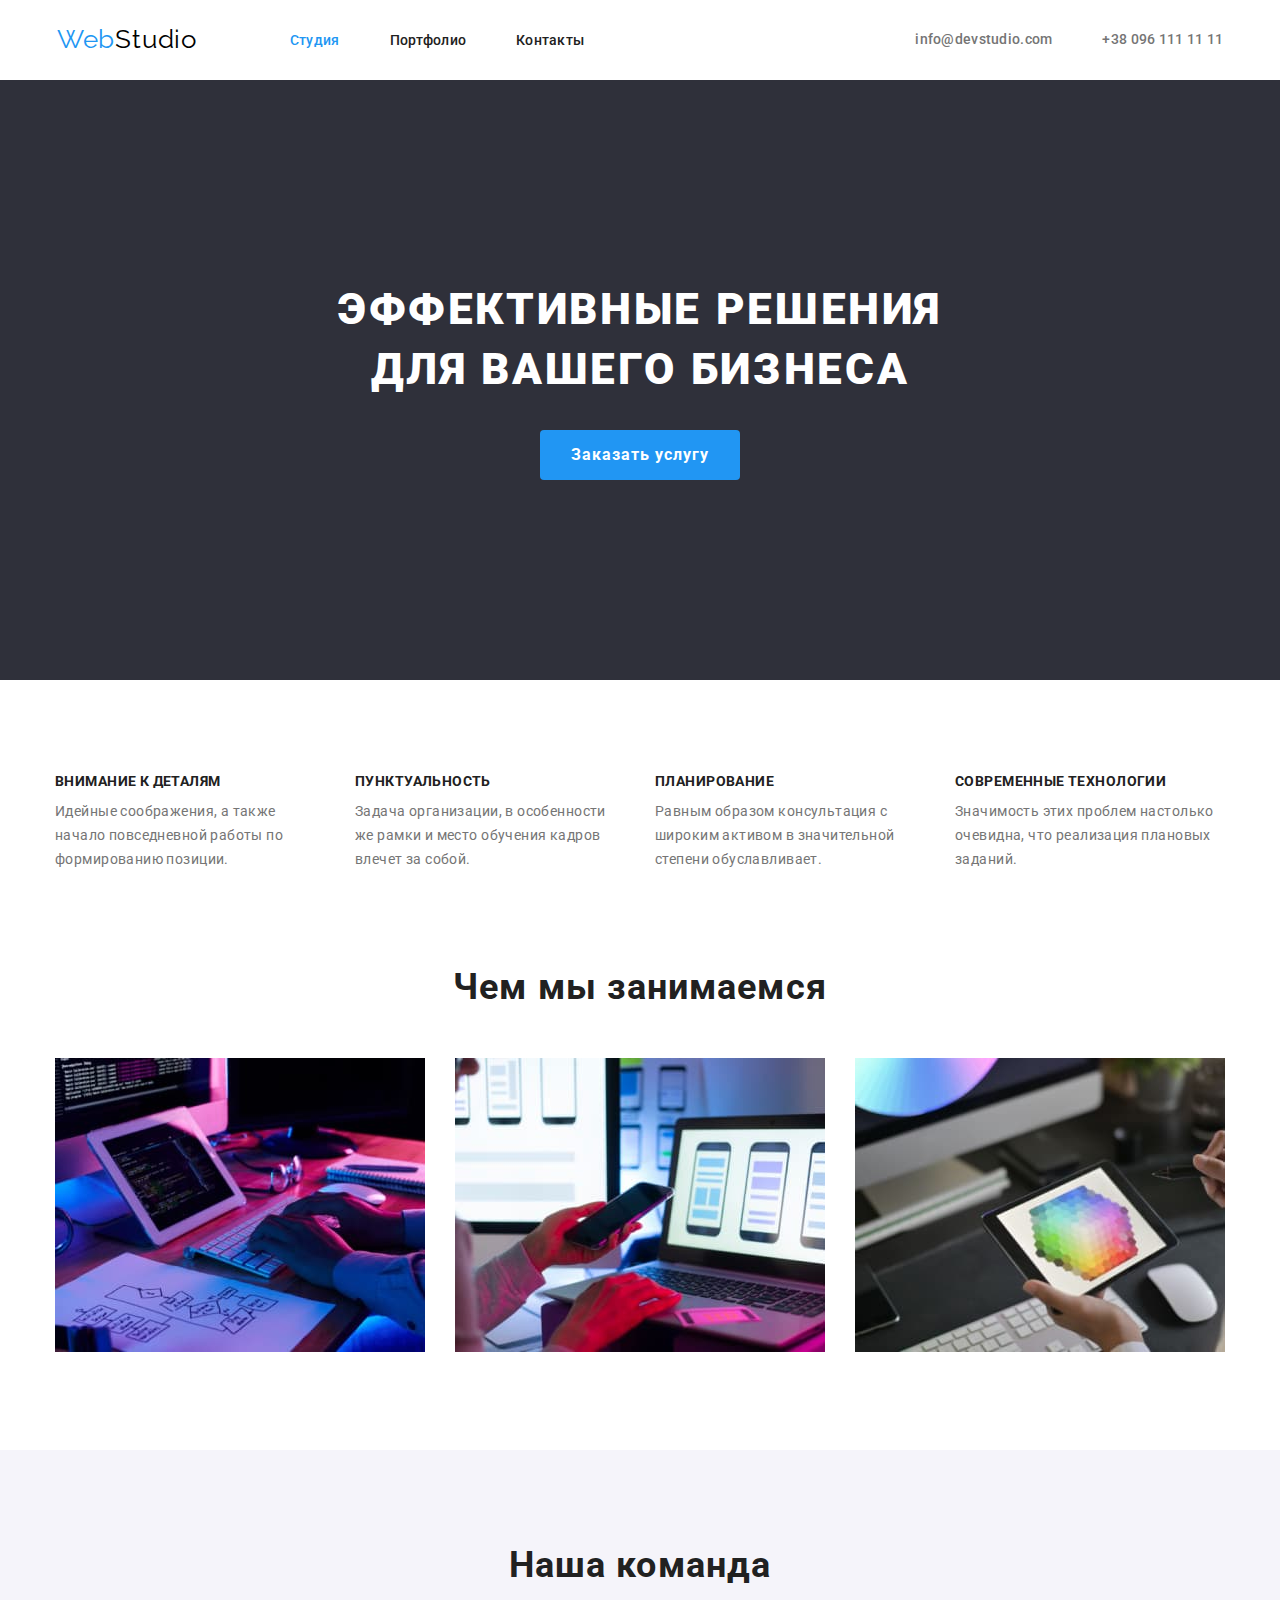
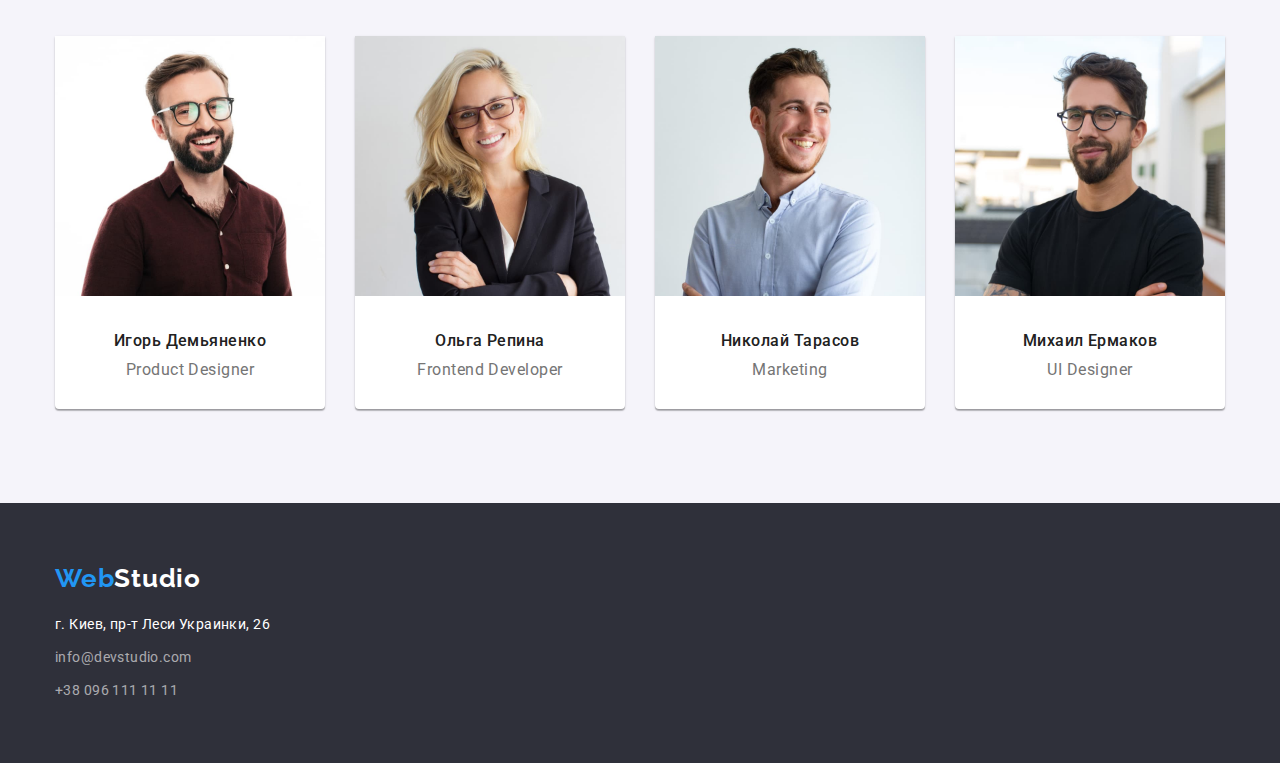
<file: index.html>
<!DOCTYPE html>
<html lang="ru">
<head>
    <meta charset="UTF-8">
    <meta http-equiv="X-UA-Compatible" content="IE=edge">
    <meta name="viewport" content="width=device-width, initial-scale=1.0">
    <title>Document</title>
    <link rel="preconnect" href="https://fonts.googleapis.com">
    <link rel="preconnect" href="https://fonts.gstatic.com" crossorigin>
    <link href="https://fonts.googleapis.com/css2?family=Raleway:wght@700&family=Roboto:wght@400;500;700;900&display=swap" rel="stylesheet">
    <link rel="stylesheet" href="https://cdnjs.cloudflare.com/ajax/libs/modern-normalize/1.1.0/modern-normalize.min.css">
    <link rel="stylesheet" href="css/styles.css">
</head>
<body class="page">
    <header class="page-header">
        <div class="container header-items">
            <nav class="logo-nav">
                <a href="./index.html" class="logo"><span class="accent">Web</span>Studio</a>
                <ul class="site-nav">
                    <li class="item"><a href="./index.html" class="link current">Студия</a></li>
                    <li class="item"><a href="./portfolio.html" class="link">Портфолио</a></li>
                    <li class="item"><a href="" class="link">Контакты</a></li>
                </ul>
            </nav>
             <ul class="contact-links">
                <li class="item"><a href="mailto:info@devstudio.com" class="link">info@devstudio.com</a></li>
                <li class="item"><a href="tel:+380961111111" class="link">+38 096 111 11 11</a></li>
            </ul>
        </div>
    </header>
    <main>
        <section class="hero">
            <div class="container">
                <h1 class="hero-title">Эффективные решения <br />для вашего бизнеса</h1>
                <button type="button" class="button secondary">Заказать услугу</button>
            </div>
        </section>
        <section class="features">
            <div class="container">
                <h2 hidden class="section-title">Особенности</h2>
                <ul class="features-list">
                    <li class="item">
                        <h3 class="title">Внимание к деталям</h3>
                        <p class="text">Идейные соображения, а также <br />начало повседневной работы по <br />формированию позиции.</p>
                    </li>
                    <li class="item">
                        <h3 class="title">Пунктуальность</h3>
                        <p class="text">Задача организации, в особенности <br />же рамки и место обучения кадров <br />влечет за собой.</p>
                    </li>
                    <li class="item">
                        <h3 class="title">Планирование</h3>
                        <p class="text">Равным образом консультация с <br />широким активом в значительной <br />степени обуславливает.</p>
                    </li>
                    <li class="item">
                        <h3 class="title">Современные технологии</h3>
                        <p class="text">Значимость этих проблем настолько <br />очевидна, что реализация плановых <br />заданий.</p>
                    </li>
                </ul>
            </div> 
        </section>
        <section class="services">
            <div class="container">
                <h2 class="section-title">Чем мы занимаемся</h2>
                <ul class="services-list">
                    <li class="item">
                        <img src="./images/box1.jpg" alt="Веб дизайн" width="370">
                    </li>
                    <li class="item">
                        <img src="./images/box2.jpg" alt="Адаптивная верстка" width="370">
                    </li>
                    <li class="item">
                        <img src="./images/box3.jpg" alt="Брендинг" width="370">
                    </li>
                </ul>
            </div>
        </section>
        <section class="team">
            <div class="container">
                <h2 class="section-title">Наша команда</h2>
                <ul class="team-list">
                    <li class="team-member">
                        <img src="./images/1id.jpg" alt="Игорь Демьяненко" width="270">
                        <div class="inscription">
                            <h3 class="title">Игорь Демьяненко</h3>
                            <p class="text">Product Designer</p>
                        </div>
                    </li>
                    <li class="team-member">
                        <img src="./images/2or.jpg" alt="Ольга Репина" width="270">
                        <div class="inscription">
                            <h3 class="title">Ольга Репина</h3>
                            <p class="text">Frontend Developer</p>
                        </div>
                    </li>
                    <li class="team-member">
                        <img src="./images/3nt.jpg" alt="Николай Тарасов" width="270">
                        <div class="inscription">
                            <h3 class="title">Николай Тарасов</h3>
                            <p class="text">Marketing</p>
                        </div>
                    </li>
                    <li class="team-member">
                        <img src="./images/4me.jpg" alt="Михаил Ермаков" width="270">
                        <div class="inscription">
                            <h3 class="title">Михаил Ермаков</h3>
                            <p class="text">UI Designer</p>
                        </div>
                    </li>
                </ul>
            </div>
        </section>
    </main>
    <footer class="footer">
        <div class="container footer-content">
            <a href="./index.html" class="footer-logo"><span class="accent">Web</span>Studio</a>
            <address class="address">
                <a 
                href="https://goo.gl/maps/AwYikkkrdiXF9kcD8" 
                class="footer-address link"
                target="_blank"
                rel="noopener norefferer nofollow"
                >г. Киев, пр-т Леси Украинки, 26
                </a>
                <ul class="footer-links">
                    <li class="item"><a href="mailto:info@devstudio.com" class="link">info@devstudio.com</a></li>
                    <li class="item"><a href="tel:+380961111111" class="link">+38 096 111 11 11</a></li>
                </ul>
            </address>
        </div>
    </footer>
</body>
</html>
</file>
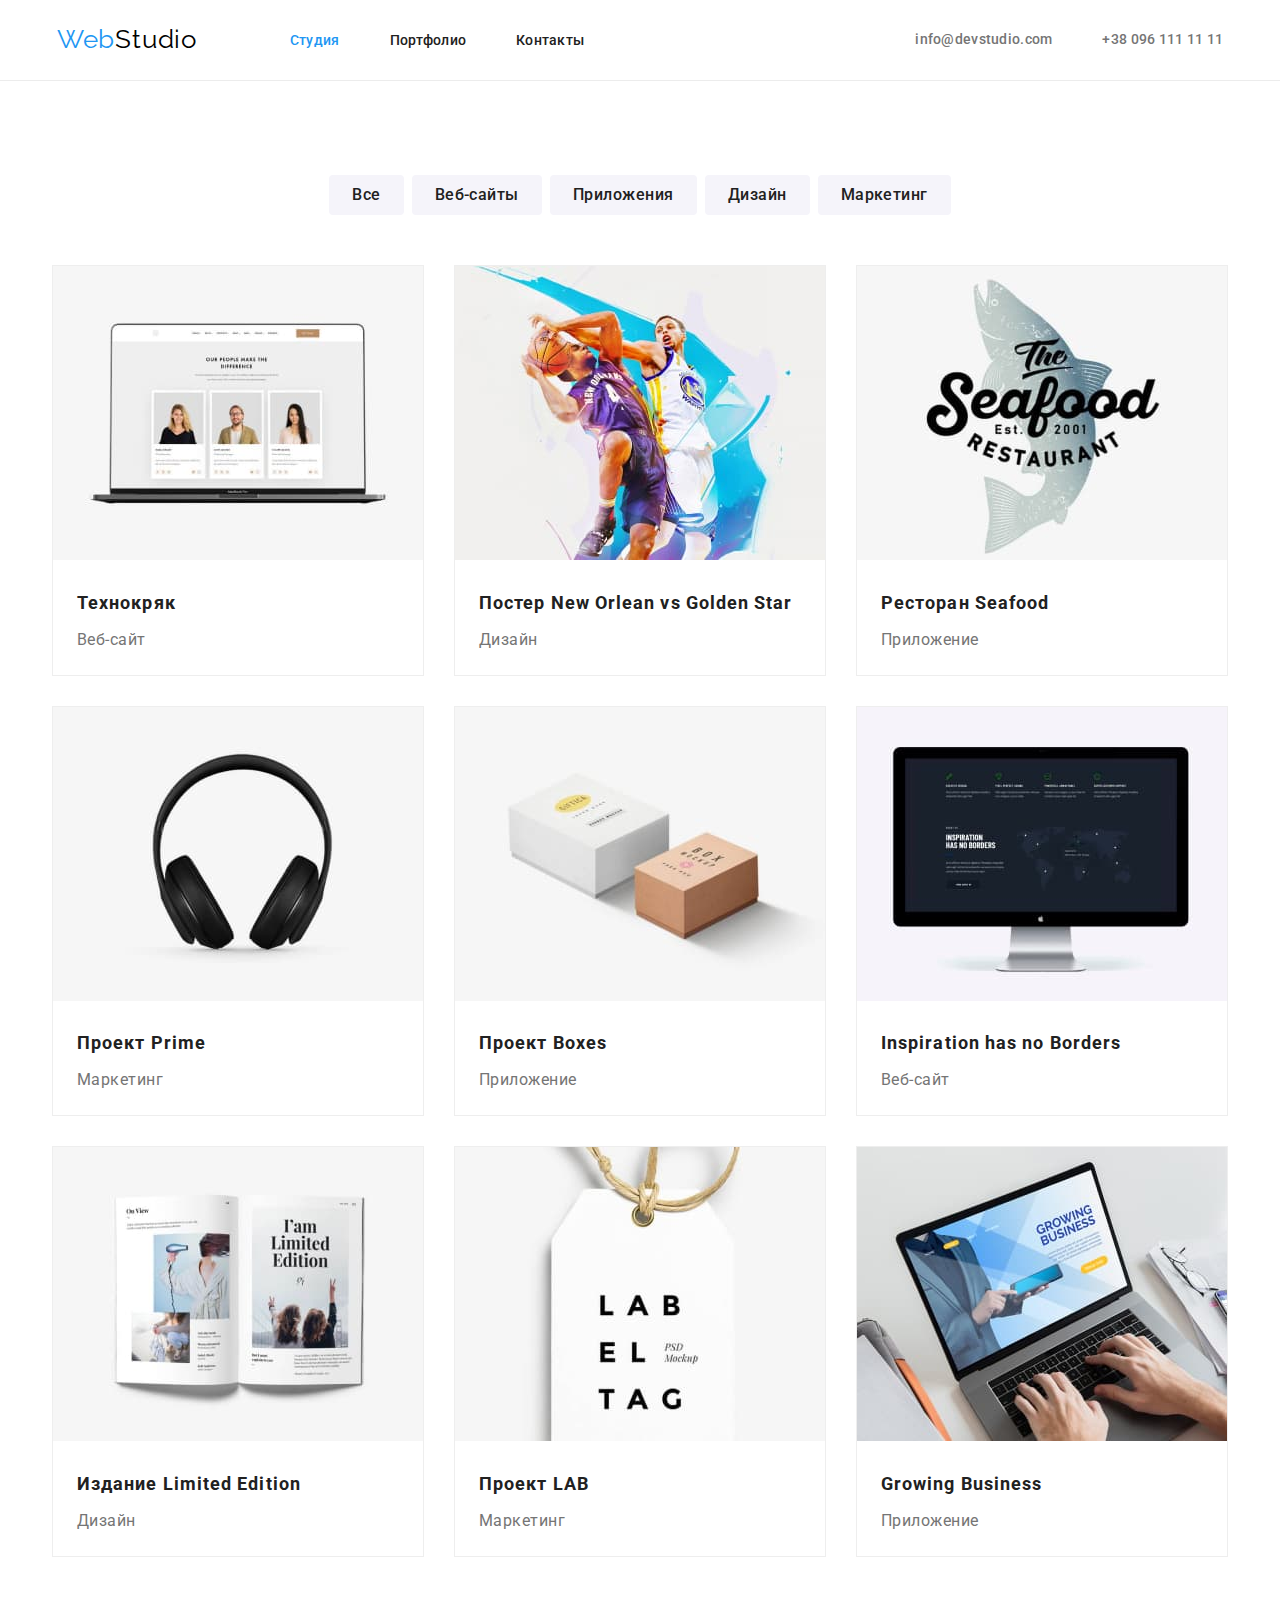
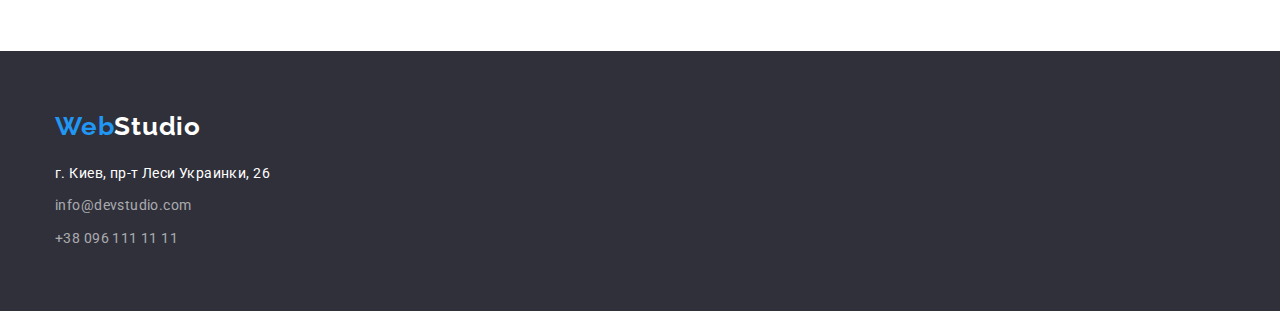
<file: portfolio.html>
<!DOCTYPE html>
<html lang="ru">
<head>
    <meta charset="UTF-8">
    <meta http-equiv="X-UA-Compatible" content="IE=edge">
    <meta name="viewport" content="width=device-width, initial-scale=1.0">
    <title>Document</title>
    <link rel="preconnect" href="https://fonts.googleapis.com">
    <link rel="preconnect" href="https://fonts.gstatic.com" crossorigin>
    <link href="https://fonts.googleapis.com/css2?family=Raleway:wght@700&family=Roboto:wght@400;500;700;900&display=swap" rel="stylesheet">
    <link rel="stylesheet" href="https://cdnjs.cloudflare.com/ajax/libs/modern-normalize/1.1.0/modern-normalize.min.css">
    <link rel="stylesheet" href="css/styles.css">
</head>
<body class="page">
    <header class="page-header portfolio-header">
        <div class="container header-items">
            <nav class="logo-nav">
                <a href="./index.html" class="logo"><span class="accent">Web</span>Studio</a>
                <ul class="site-nav">
                    <li class="item"><a href="./index.html" class="link current">Студия</a></li>
                    <li class="item"><a href="./portfolio.html" class="link">Портфолио</a></li>
                    <li class="item"><a href="" class="link">Контакты</a></li>
                </ul>
            </nav>
             <ul class="contact-links">
                <li class="item"><a href="mailto:info@devstudio.com" class="link">info@devstudio.com</a></li>
                <li class="item"><a href="tel:+380961111111" class="link">+38 096 111 11 11</a></li>
            </ul>
        </div>
    </header>
    <main>
        <section class="portfolio">
            <div class="container1">
                <h1 hidden>Портфолио</h1>
                <ul class="portfolio-buttons">
                    <li class="item">
                        <a href="">
                            <button type="button" class="button primary">Все</button>
                        </a>
                    </li>
                    <li class="item">
                        <a href="">
                            <button type="button" class="button primary">Веб-сайты</button>
                        </a>
                    </li>
                    <li class="item">
                        <a href="">
                            <button type="button" class="button primary">Приложения</button>
                        </a>
                    </li>
                    <li class="item"><a href="">
                            <button type="button" class="button primary">Дизайн</button>
                        </a>
                    </li>
                    <li class="item"><a href="">
                            <button type="button" class="button primary">Маркетинг</button>
                        </a>
                    </li>
                </ul>
                <ul class="portfolio-list">
                    <li class="portfolio-item">
                        <img src="./images/p1technocrack.jpg" alt="Технокряк" width="370">
                        <div class="inscription">
                            <h2 class="title">Технокряк</h2>
                            <p class="text">Веб-сайт</p>
                        </div>
                    </li>
                    <li class="portfolio-item">
                        <img src="./images/p2poster.jpg" alt="Постер" width="370">
                        <div class="inscription">
                            <h2 class="title">Постер New Orlean vs Golden Star</h2>
                            <p class="text">Дизайн</p>
                        </div>
                    </li>
                    <li class="portfolio-item">
                        <img src="./images/p3seafood.jpg" alt="Ресторан" width="370">
                        <div class="inscription">
                            <h2 class="title">Ресторан Seafood</h2>
                            <p class="text">Приложение</p>
                        </div>
                    </li>
                    <li class="portfolio-item">
                        <img src="./images/p4prime.jpg" alt="Проект Прайм" width="370">
                        <div class="inscription">
                            <h2 class="title">Проект Prime</h2>
                            <p class="text">Маркетинг</p>
                        </div>
                    </li>
                    <li class="portfolio-item">
                        <img src="./images/p5boxes.jpg" alt="Проект Боксез" width="370">
                        <div class="inscription">
                            <h2 class="title">Проект Boxes</h2>
                            <p class="text">Приложение</p>
                        </div>    
                    </li>
                    <li class="portfolio-item">
                        <img src="./images/p6inspiration.jpg" alt="Инспирейшн" width="370">
                        <div class="inscription">
                            <h2 class="title">Inspiration has no Borders</h2>
                            <p class="text">Веб-сайт</p>
                        </div>
                    </li>
                    <li class="portfolio-item">
                        <img src="./images/p7limited.jpg" alt="Издание" width="370">
                        <div class="inscription">
                            <h2 class="title">Издание Limited Edition</h2>
                            <p class="text">Дизайн</p>
                        </div>   
                    </li>
                    <li class="portfolio-item">
                        <img src="./images/p8lab.jpg" alt="Проект Лаб" width="370">
                        <div class="inscription">
                            <h2 class="title">Проект LAB</h2>
                            <p class="text">Маркетинг</p>
                        </div>
                    </li>
                    <li class="portfolio-item">
                        <img src="./images/p9growing.jpg" alt="Гроуинг Бизнес" width="370">
                        <div class="inscription">
                            <h2 class="title">Growing Business</h2>
                            <p class="text">Приложение</p>
                        </div>
                    </li>
                </ul>
            </div>
        </section>
    </main>
    <footer class="footer">
        <div class="container">
            <a href="./index.html" class="footer-logo"><span class="accent">Web</span>Studio</a>
            <address class="address">
                <a 
                href="https://goo.gl/maps/AwYikkkrdiXF9kcD8" 
                class="footer-address link"
                target="_blank"
                rel="noopener norefferer nofollow"
                >г. Киев, пр-т Леси Украинки, 26
                </a>
                <ul class="footer-links">
                    <li class="item"><a href="mailto:info@devstudio.com" class="link">info@devstudio.com</a></li>
                    <li class="item"><a href="tel:+380961111111" class="link">+38 096 111 11 11</a></li>
                </ul>
            </address>
        </div>
    </footer>
</body>
</html>
</file>
<file: css/styles.css>
:root {
    --primary-text-color: #757575;
    --title-text-color: #212121;
    --accent-color: #2196F3;
}

/* Глобальный бордер бокс */

html {
    box-sizing: border-box;
}

*,
*::before,
*::after {
    box-sizing: inherit;
}

body {
    background-color: #fff;
    color: #757575;
    font-family: 'Roboto', sans-serif;
}
ul {
    list-style: none;
    padding: 0;
    margin: 0;
}

h1,
h2,
h3 {
    color: var(--title-text-color);
    padding: 0;
    margin: 0;
}

p {
    padding: 0;
    margin: 0;
}
/*цвет шрифта заголовков #212121 */
/*цвет шрифта текста #757575 */
/*цвет фона хедера #FFFFFF*/
/*осн цвет фона #FFFFFF */
/*доп цвет фона #F5F4FA */
/*цвет фона футера #2F303A */
/*цвет шрифта заголовков футера #FFFFFF */
/*цвет шрифта текста в футере rgba(255, 255, 255, 0.6) */
/*акцент #2196F3 */

/* Container */

.container {
    width: 1200px;    
    margin: 0 auto;
    padding-left: 15px;
    padding-right: 15px;
}

/* Header */

.header-items {
    display: flex;
    justify-content: center;
}

.logo {
    padding-top: 24px;
    padding-bottom: 25px;
    margin-right: 93px;

    color: #000;
    font-family: 'Raleway', sans-serif;
    text-decoration: none;
    font-size: 26px;
    line-height: 1.19;
    /* identical to box height */
    letter-spacing: 0.03em;
}
.accent {
    color: var(--accent-color);
}

.logo-nav {
    display: flex;
}

.site-nav {
    display: flex;
    margin-right: 331px;
}

.site-nav .item:not(:last-child) {
    margin-right: 50px;
}

.site-nav .link {
    display: block;
    padding-top: 32px;
    padding-bottom: 32px;

    color: var(--title-text-color);
    text-decoration: none;
    font-weight: 500;
    font-size: 14px;
    line-height: 1.14x;
    letter-spacing: 0.02em;
}
.site-nav .link:hover, 
.site-nav .link:focus {
    color: var(--accent-color);
}
.site-nav .link.current {
    color: var(--accent-color);
}

.contact-links {
    display: flex;
}

.contact-links .item + .item {
    margin-left: 50px;
}

.contact-links .link {
    display: block;
    padding-top: 32px;
    padding-bottom: 32px;

    color: var(--primary-text-color);
    text-decoration: none;
    font-weight: 500;
    font-size: 14px;
    line-height: 1.14;
    letter-spacing: 0.02em;
}
.contact-links .link:hover, 
.contact-links .link:focus {
    color: var(--accent-color);
}

/* Hero */

/* ВРЕМЕННЫЙ ЦВЕТ ФОНА */
.hero {
    padding-top: 200px;
    padding-bottom: 200px;
    text-align: center;
    background-color:  #2F303A;
}

.hero-title {
    margin-bottom: 30px;
    color: #fff;
    font-weight: 900;
    font-size: 44px;
    line-height: 1.36;
    /* or 136% */
    letter-spacing: 0.06em;
    text-transform: uppercase;
}

/* Section */

section {
    padding-top: 94px;
    padding-bottom: 94px;
}

.section-title {
    color: var(--title-text-color);
    font-weight: 700;
    font-size: 36px;
    line-height: 1.17;
    text-align: center;
    letter-spacing: 0.03em;
}

/* Features */

.features-list {
    display: flex;
    justify-content: center;
}

.features-list .item {
    width: 270px;
}

.features-list .item:not(:last-child) {
    margin-right: 30px;
}  

.features-list .title {
    margin-bottom: 10px;
    color: var(--title-text-color);
    font-weight: 700;
    font-size: 14px;
    line-height: 1.14;
    letter-spacing: 0.03em;
    text-transform: uppercase;
}
.features-list .text {
    margin-top: 0;
    font-weight: 400;
    font-size: 14px;
    line-height: 1.71;
    /* or 171% */
    letter-spacing: 0.03em;
}

/* Services */

.services {
    padding-top: 0;
}

.services-list {
    display: flex;
    justify-content: center;
    margin-top: 50px;
}

.services-list .item:not(:last-child) {
    margin-right: 30px;
}  


/* Team */
.team {
    background-color: #F5F4FA;
}
.team .section-title {
    margin-top: 0;
    margin-bottom: 50px;
}

.team-list {
    display: flex;
    justify-content: center;
}

.team-list .team-member:not(:last-child) {
    margin-right: 30px;
}

.team-member .inscription {
    padding-top: 30px;
    padding-bottom: 30px;
}

.team-member .title {
    margin-bottom: 10px;
    color: var(--title-text-color);
    font-weight: 500;
    font-size: 16px;
    line-height: 1.19;
    /* identical to box height */
    text-align: center;
    letter-spacing: 0.03em;
}
.team-member .text {
    margin-top: 0;
    font-weight: 400;
    font-size: 16px;
    line-height: 19px;
    /* identical to box height */
    text-align: center;
    letter-spacing: 0.03em;
}
.team-member{
    background-color: #fff; 
    box-shadow: 0px 1px 3px rgba(0, 0, 0, 0.12), 0px 1px 1px rgba(0, 0, 0, 0.14), 0px 2px 1px rgba(0, 0, 0, 0.2);
    border-radius: 0px 0px 4px 4px;
}

/* Button */

.button {
    display: inline-block;
    border: 1px solid transparent;
    color: var(--title-text-color);
    background-color: #F5F4FA; 
}
.button.primary {
    border-radius: 4px;
    padding: 6px 22px;
    color: var(--title-text-color);
    background-color: #F5F4FA;
    font-weight: 500;
    font-size: 16px;
    line-height: 1.63;
    /* identical to box height, or 162% */
    text-align: center;
    letter-spacing: 0.03em;
    font-family: inherit;
}
.button.primary:hover, 
.button.primary:focus {
    background-color: var(--accent-color);
    color: #fff;
}
.button.secondary {
    border-radius: 4px;
    padding: 10 px 32 px;
    width: 200px;
    height: 50px;
    color: #fff;
    background-color: var(--accent-color);
    font-weight: 700;
    font-size: 16px;
    line-height: 1.88;
    /* identical to box height, or 188% */
    letter-spacing: 0.06em;
    font-family: inherit;
}
/* Временно поставил эти цвета. ПОМЕНЯТЬ когда будут известны правильные */
.button.secondary:hover, 
.button.secondary:focus {
    background-color: #F5F4FA;
    color: var(--title-text-color);
}
/* Footer */

.footer {
    padding-top: 60px;
    padding-bottom: 60px;
    background-color: #2F303A;
    min-height: 252px;
}

.footer-logo {
    margin-bottom: 20;
    color: #fff;
    font-family: 'Raleway', sans-serif;
    text-decoration: none;
    font-weight: 700;
    font-size: 26px;
    line-height: 1.19;
    /* identical to box height */
    letter-spacing: 0.03em;
}

.address {
    margin-top: 20px;
}

.footer-address {
    margin-top: 20px;
    color: #fff;
    text-decoration: none;
    font-weight: 400;
    font-size: 14px;
    line-height: 1.71;
    /* or 171% */
    letter-spacing: 0.03em;
    font-style: normal;
}

.footer-links .item {
    margin-top: 9px;
}

.footer-links .link {
    color: rgba(255, 255, 255, 0.6);
    text-decoration: none;
    font-weight: 400;
    font-size: 14px;
    line-height: 1.71;
    /* or 171% */
    letter-spacing: 0.03em;
    font-style: normal;
}
.footer .link:hover, 
.footer .link:focus {
    color: var(--accent-color);
}

.container1 {
    width: 1200px;    
    margin: 0 auto;
    padding-left: 0px;
    padding-right: 0px;
}

/* Portfolio */

.portfolio-header {
    border-bottom: 1px solid #ECECEC;
}

.portfolio-buttons {
    display: flex;
    justify-content: center;
    margin-bottom: 50px;
}

.portfolio-buttons .item:not(:last-child) {
    margin-right: 8px;
}
.portfolio-list {
    display: flex;
    flex-wrap: wrap;
    gap: 30px;
    justify-content: center;
}

.portfolio-list .portfolio-item {
    padding-top: 0;
    background-color: #fff;
    border: 1px solid #EEEEEE;
    width: 370;
    height: 404;
}

.portfolio-item:nth-child(3n + 3) {
    gap: 0
}

.portfolio-item .inscription {
    padding: 20px 24px;
}

.portfolio-item .title {
    margin-bottom: 4px;
    font-weight: 700;
    font-size: 18px;
    line-height: 2;
    /* identical to box height, or 200% */  
    letter-spacing: 0.06em;
}
.portfolio-item .text {
    font-weight: 400;
    font-size: 16px;
    line-height: 1.88;
    /* identical to box height, or 188% */
    letter-spacing: 0.03em;
}
</file>
